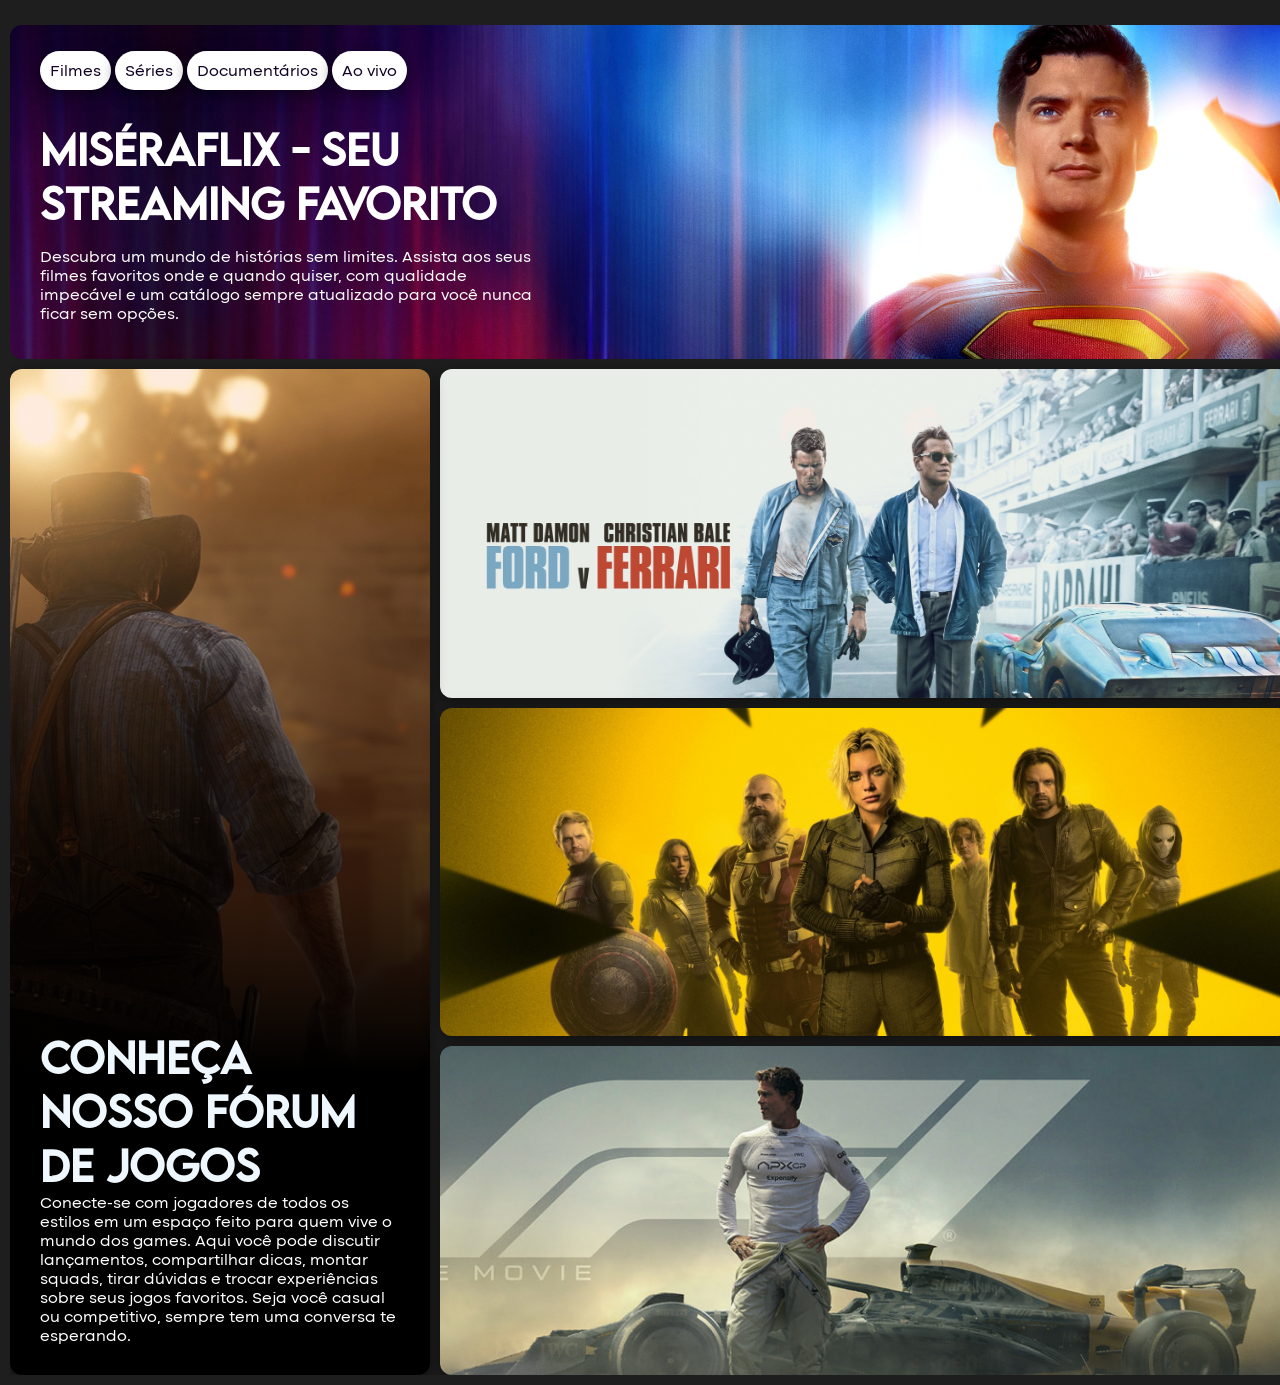
<file: index.html>
<!DOCTYPE html>
<html lang="pt-br">
<head>
    <meta charset="UTF-8">
    <meta name="viewport" content="width=device-width, initial-scale=1.0">
    <title>Miseraflix 2.0</title>
    <link rel="stylesheet" href="estiloindex.css">
</head>
<body>
   
     </div>
    
    
         
    </div>

    <!---Seção 2---->
        <div class="container">

        <div class="banner">
            <div class="nav">
        <ul>
            <li>
                <a href="filmes.html">Filmes</a>
                <a href="">Séries</a>
                <a href="">Documentários</a>
                <a href="">Ao vivo</a>
            </li>
        </ul>

        </div>

        <h1 class="cabecalho">Miséraflix - Seu streaming favorito</h1>
        <p class="pcabecalho">Descubra um mundo de histórias sem limites. Assista aos seus filmes favoritos onde e quando quiser, com qualidade impecável e um catálogo sempre atualizado para você nunca ficar sem opções.</p>
        </div>
    
        <a href="Ford-vs-Ferrari.html" class="linkfilme"><div class="cima"></div></a>

        <div class="lado">
            <h2 class="titulofilme">Conheça nosso fórum de jogos</h2>
            <p class="plateral">Conecte-se com jogadores de todos os estilos em um espaço feito para quem vive o mundo dos games. Aqui você pode discutir lançamentos, compartilhar dicas, montar squads, tirar dúvidas e trocar experiências sobre seus jogos favoritos. Seja você casual ou competitivo, sempre tem uma conversa te esperando.</p>
        </div>

        <div class="meio"></div>

        <div class="baixo"></div>
      
    </div>

</body>
</html>
</file>
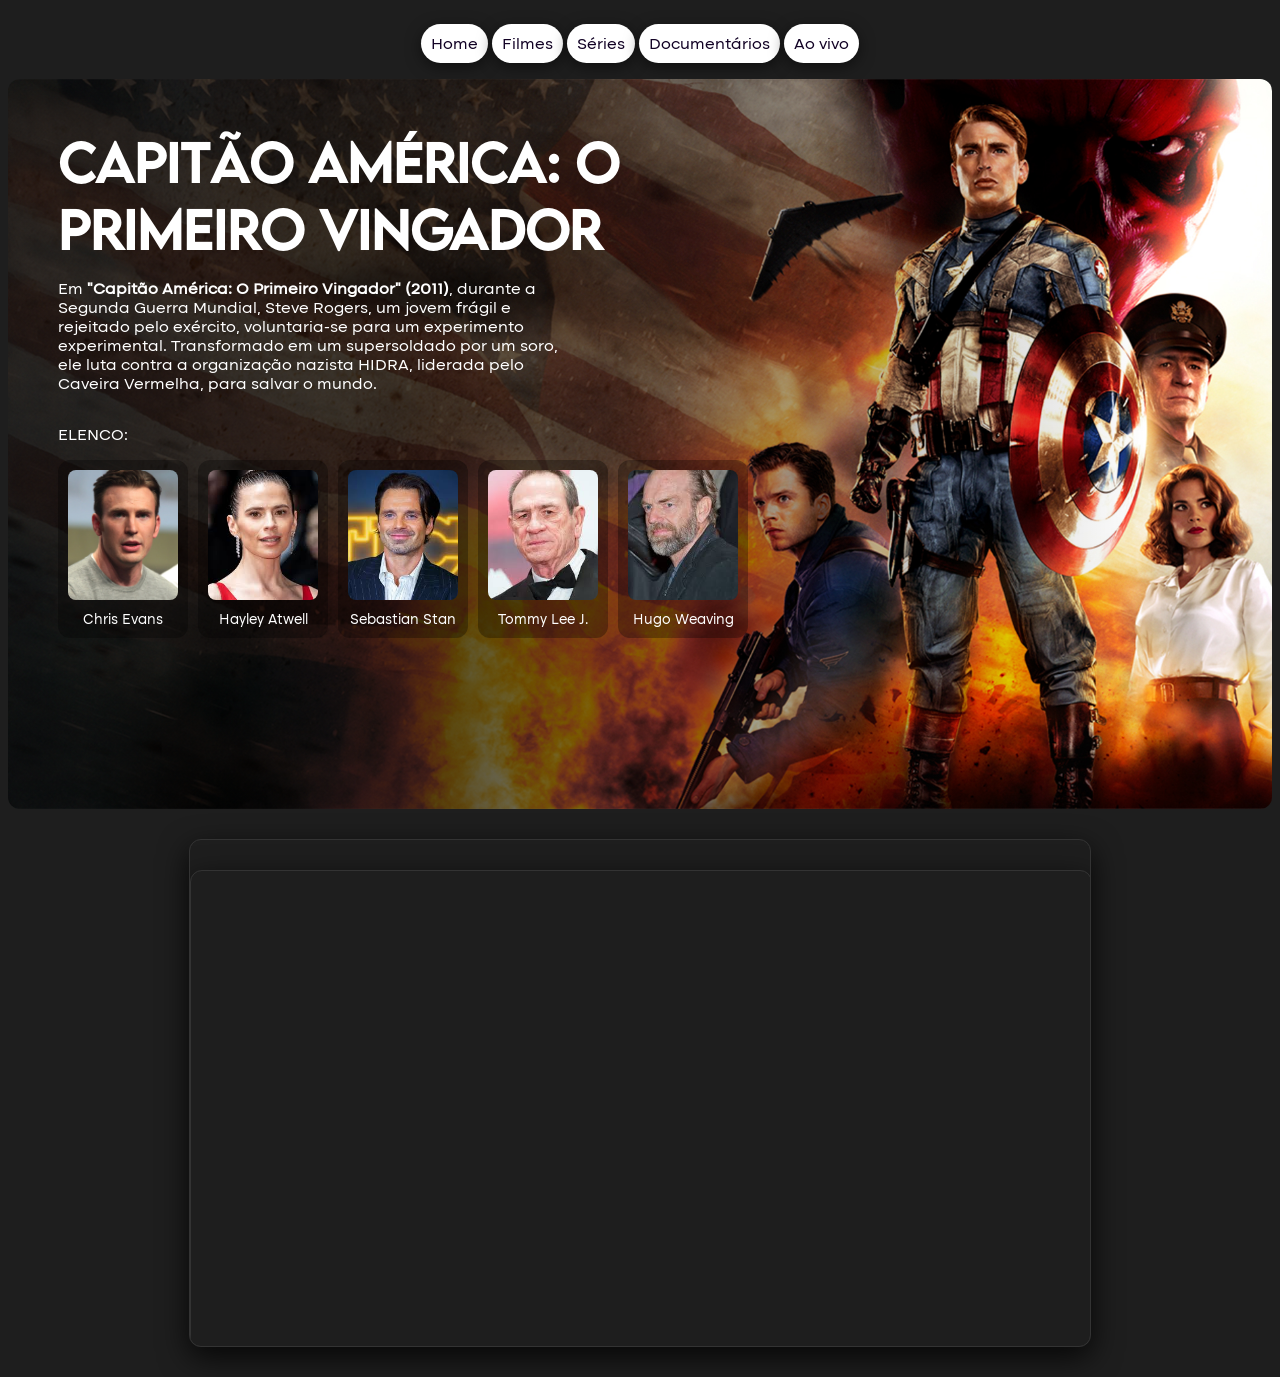
<file: cap1.html>
<!DOCTYPE html>
<html lang="en">
<head>
    <meta charset="UTF-8">
    <meta name="viewport" content="width=device-width, initial-scale=1.0">
    <title>Capitão América: O primeiro Vingador</title>

    <style>

        html{
        background-color: rgba(0, 0, 0, 0.884);
        }

        @font-face {
        font-family: "Lemonmilk";
        src: url(fonts/LEMONMILK-Regular.otf);
        }

        @font-face {
            font-family: "Altona";
            src: url(fonts/Altone\ Trial-Regular.ttf);
        }


    .banner{
        grid-area: banner;
        background-image: linear-gradient(to right, rgba(0, 0, 0, 0.7) 30%, transparent 90%),
         url(img/bannercap.jpg);
        background-size: cover;
        background-repeat: no-repeat;
        padding: 50px ;
        margin: 0 auto;
        display: grid;
        border-radius: 12px;
        display: flex;
        flex-direction: column;
        justify-content: flex-start;
        height: 70vh;
        
    }

        .nav{
        display: flex;
        justify-content: center; /* Centraliza horizontalmente */
        align-items: center;     /* Centraliza verticalmente */
        padding: 10px;
    }

    

    ul{
        padding: 0;
        

    }

    a{
        padding: 10px;
        text-decoration: none;
        font-family: altona;
        color: #120225;
        background-color: white;
        border-radius: 20px;  
        box-shadow: 0 4px 15px rgba(0, 0, 0, 0.5); /* Sombra suave */
        transition: transform 0.3s ease, box-shadow 0.3s ease; /* Efeito suave ao passar o mouse */
       
        
    }

    li{
        list-style-type: none; 
        
        
}

    h1{
        font-family: lemonmilk;
        color: white;
        margin: 0;
        width: 600px;
        font-size: 50px;
    }

    p{
        font-family: altona;
        color: white;
        width: 500px;
        margin: 10;
    }

    .elenco{
        display: grid;
        grid-template-columns: 1fr 1fr 1fr 1fr 1fr;
        width: 600px;
        gap: 10px;
    }

    .item{
         display: flex;
        flex-direction: column;
        align-items: center;
        width: 110px; 
        border-radius: 12px;    
        padding: 10px;         
        background: rgba(0, 0, 0, 0.3); 
    }

    .item img {
        width: 100%;            
        height: 130px;
        
        border-radius: 8px;
        margin-bottom: 10px;     /* Espaço para a legenda */
        object-fit: cover;
    }

    .item span {
    color: white;
    font-family: 'Altona', sans-serif;
    font-size: 0.9rem;     
    text-align: center;
    
    }

    .filme{
    width: 100%;
    max-width: 900px; /* Largura máxima do player */
    margin: 30px auto; /* Centraliza na página */
    aspect-ratio: 16 / 9; /* Mantém o formato de cinema */
    border-radius: 12px;
    overflow: hidden;
    box-shadow: 0 10px 30px rgba(0,0,0,0.8);
    border: 1px solid #333;
    }

    iframe{
    width: 100%;
    max-width: 900px; 
    margin: 30px auto; 
    aspect-ratio: 16 / 9; 
    border-radius: 12px;
    overflow: hidden;
    box-shadow: 0 10px 30px rgba(0,0,0,0.8);
    border: 1px solid #333;
    }





    </style>
</head>

<body>
    <div class="nav">
        <ul>
            <li>
                <a href="index.html">Home</a>
                <a href="filmes.html">Filmes</a>
                <a href="">Séries</a>
                <a href="">Documentários</a>
                <a href="">Ao vivo</a>
            </li>
        </ul>

        </div>

    <div class="banner">

        <h1 class="cabecalho">Capitão América: O primeiro Vingador</h1>
        <p class="pcabecalho">Em <strong>"Capitão América: O Primeiro Vingador" (2011)</strong>, durante a Segunda Guerra Mundial, Steve Rogers, um jovem frágil e rejeitado pelo exército, voluntaria-se para um experimento experimental. Transformado em um supersoldado por um soro, ele luta contra a organização nazista HIDRA, liderada pelo Caveira Vermelha, para salvar o mundo.</p>

        <p class="pcabecalho">ELENCO:</p>

        <div class="elenco">
            <div class="item ator1">
                <img src="img/Chris_Evans_SDCC_2014.jpg" alt="">
                <span>Chris Evans</span>
            </div>
            <div class="item ator2">
                <img src="img/hayley atwell.jpg" alt="">
                <span>Hayley Atwell</span>

            </div>
            <div class="item ator3">
                <img src="img/sebastian stan.jpg" alt="">
                <span>Sebastian Stan</span>

            </div>
            <div class="item ator4">
                <img src="img/tommy lee jones.jpg" alt="">
                <span>Tommy Lee J.</span>
            </div>
            <div class="item ator5">
                <img src="img/Hugo Weaving.jpg" alt="">
                <span>Hugo Weaving</span>
            </div>
        </div>
        </div>

        <div class="filme">
            <iframe src="https://drive.google.com/file/d/1uujmggpyOIt5OwvVmwZlRGG6fL6tmoK5/preview" width="640" height="480"
            
            allow="autoplay; fullscreen" 
            allowfullscreen="true">
            
            ></iframe>
        </div>
</body>
</html>
</file>
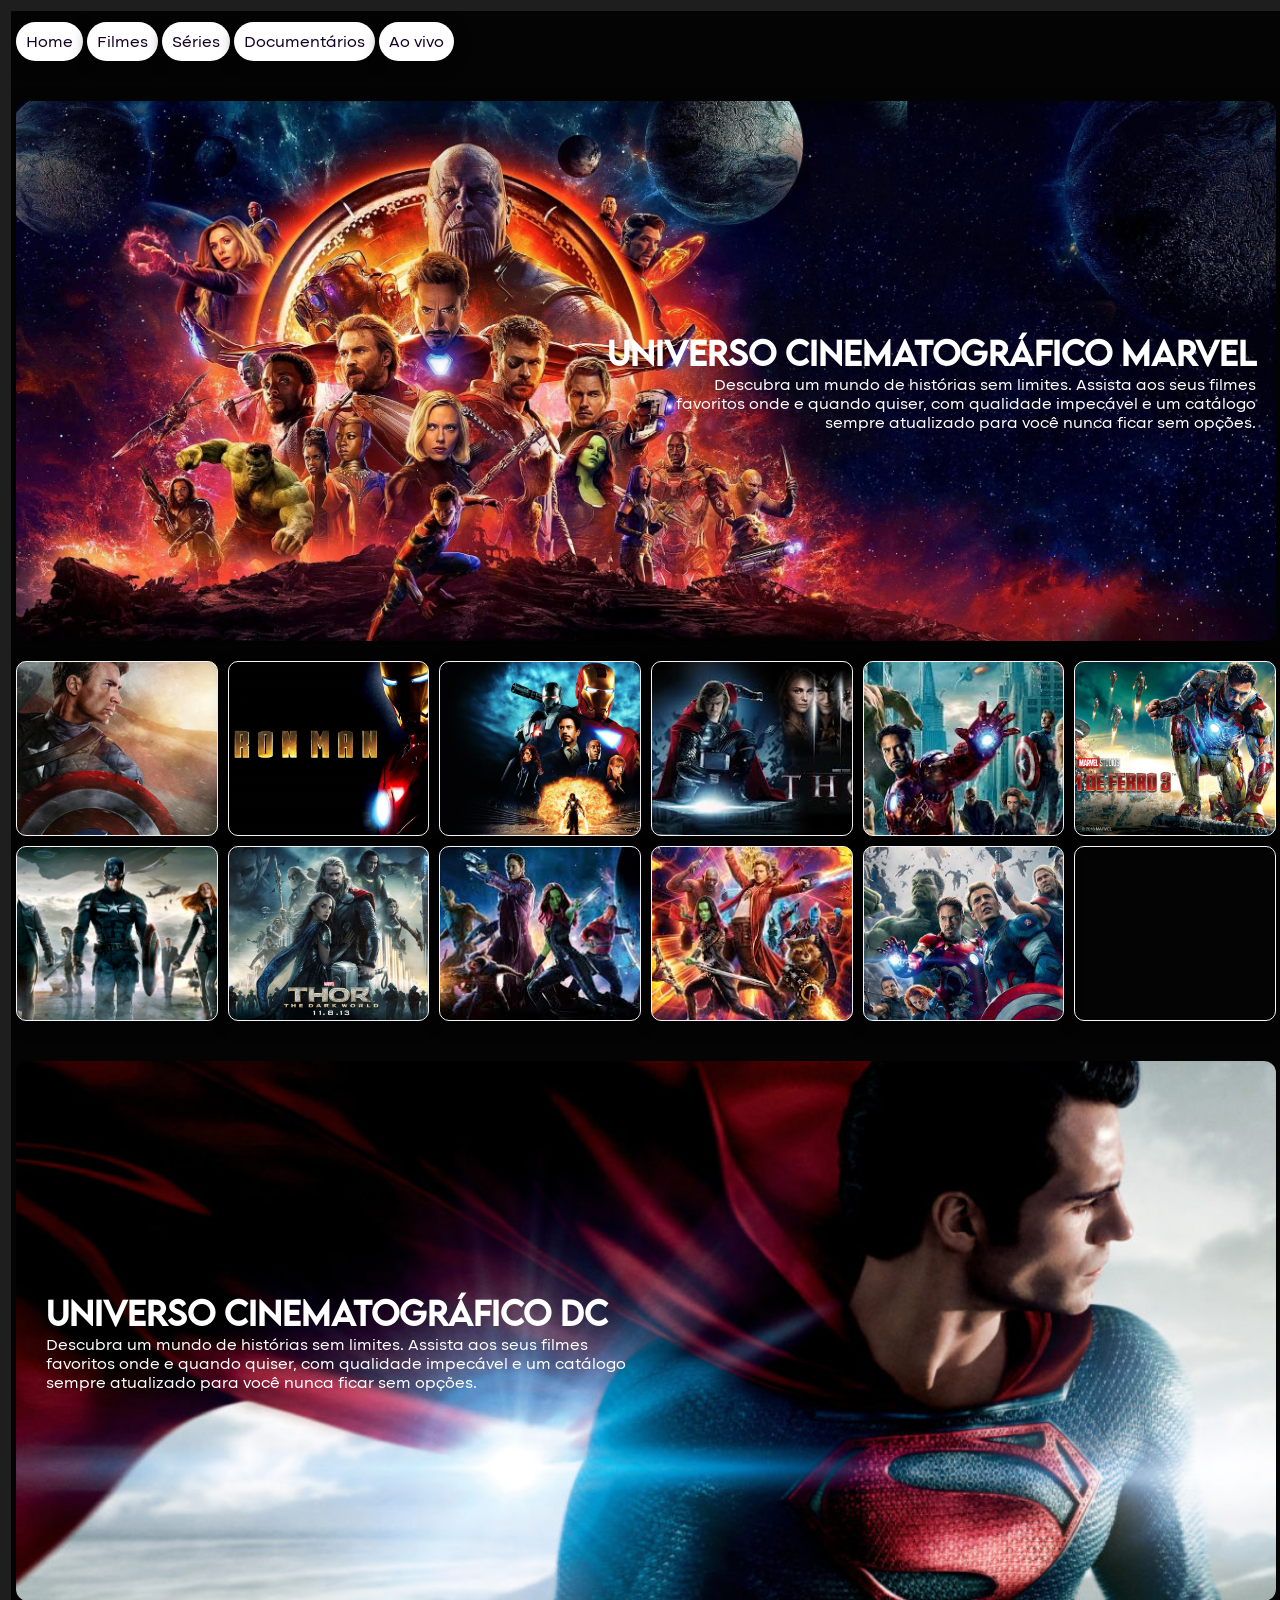
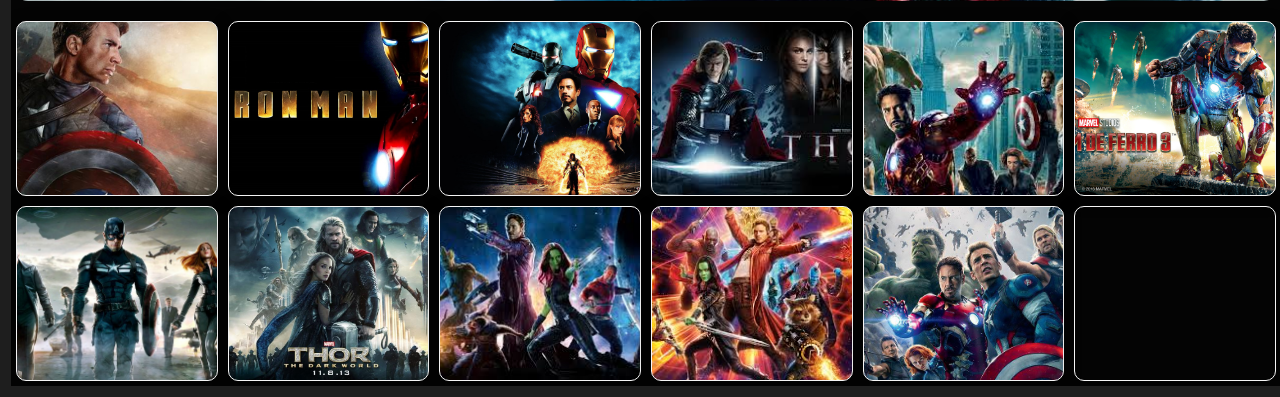
<file: filmes.html>
<!DOCTYPE html>
<html lang="pt-BR">
<head>
    <meta charset="UTF-8">
    <meta name="viewport" content="width=device-width, initial-scale=1.0">
    <title>Miséraflix - Filmes</title>




    <style>

    * {
        box-sizing: border-box; 
        max-width: 100%;       
    }

    
    @font-face {
        font-family: "Lemonmilk";
        src: url(fonts/LEMONMILK-Regular.otf);
    }

    @font-face {
        font-family: "Altona";
        src: url(fonts/Altone\ Trial-Regular.ttf);
    }

    


    html, body{
        background-color: rgba(0, 0, 0, 0.884);
        margin: 3px !important;
        padding: 5px!important;
        overflow-x: hidden;   
        width: 100vw;
       
    }

    
    .nav{
        margin: 0 auto;

    }

    ul{
        padding: 0;
        margin-bottom: 50px;
        

    }

    a{
        padding: 10px;
        text-decoration: none;
        font-family: altona;
        color: #120225;
        background-color: white;
        border-radius: 20px;  
        box-shadow: 0 4px 15px rgba(0, 0, 0, 0.5); /* Sombra suave */
        transition: transform 0.3s ease, box-shadow 0.3s ease; /* Efeito suave ao passar o mouse */
    }

    li{
        list-style-type: none; 
    }

    h1{
        font-family: lemonmilk;
        color: white;
        margin-bottom: 0;
        padding: 0;
    }

    p, .p2 {
    font-family: altona;
    color: white;
    width: 100%;
    max-width: 600px;
    margin: 0;
    display: block; 
    }

    p{
        font-family: altona;
        color: white;
        margin-top: 0;
        padding: 0;
        text-align: right;
        display: flex;
    }

    .p2{
        font-family: altona;
        color: white;
        margin-top: 0;
        padding: 0;
        text-align: left;
        display: flex;
    }

    h2{
        margin-top: 20px;
    }

    .item{
        box-shadow: 0 4px 15px rgba(0, 0, 0, 0.5);
        transition: transform 0.3s ease, box-shadow 0.3s ease; 
        border-radius: 10px;
        border: 1px solid whitesmoke;
    }

    .item:hover{
        transform: translateY(-10px); 
        box-shadow: 0 10px 25px rgba(0, 0, 0, 0.5); 
        cursor: pointer;
    }

    .grade{
        height: 40vh;
        gap: 10px;
        display: grid;
        grid-template-columns: 1fr 1fr 1fr 1fr 1fr 1fr;
        grid-template-rows: 6fr 6fr;
        margin: 0 auto;
    }

    .banner{
    box-shadow: 0 4px 15px rgba(0, 0, 0, 0.5);
    grid-area: banner;
    background-image: url(img/bannermarvel.jpg);
    background-size: cover;
    background-repeat: no-repeat;
    padding: 20px 20px 20px 30px;
    margin: 0 auto;
    display: flex;
    flex-direction: column;
    align-items: end;
    justify-content: center;
    border-radius: 12px;
    height: 60vh;
    margin-bottom: 20px;
    background-position: 50% 50%;
    
    
}



.banner2{
    grid-area: banner;
    background-image: url(img/superaura.jpg);
    background-size: cover;
    background-repeat: no-repeat;
    padding: 20px 20px 20px 30px;
    margin: 0 auto;
    display: flex;
    flex-direction: column;
    align-items: start;
    justify-content: center;
    border-radius: 12px;
    height: 60vh;
    margin-top: 40px;
    margin-bottom: 20px;
    background-position: 50% 50%;
    
}


            /* CARDS DOS FILMES*/
    .cap3{
        background-image: url(https://static0.moviewebimages.com/wordpress/wp-content/uploads/article/1TVqC7l9E84aHyhXScJCP48C9RQrFu.jpg);
        background-size: cover;
        background-position: 50% 50%;
    }

    .cap1{
        background-image: url(img/Capitao.jpg);
        background-size: cover;
        background-position: 20% 10%;
    }

    .iron1{
        background-image: url(img/iron-man-capa-min.jpg);
        background-size: cover;
        background-position: 20% 10%;
    }

    .iron2{
        background-image: url(img/ironman2.jpg);
        background-size: cover;
        background-position: 20% 10%;
    }

    .thor1{
        background-image: url(img/thor.jpg);
        background-size: cover;
    }

    .ving{
        background-image: url(img/vingadores1.jpg);
        background-size: cover;
        background-position: 50% 50%;
    }

    .iron3{
        background-image: url(img/iron3.jpg);
        background-size: cover;
        background-position: 50% 50%;
    }

    .cap2{
        background-image: url(img/capitao_america_2_banner1.jpg);
        background-size: cover;
        background-position: 50% 50%;
    }

    .thor2{
        background-image: url(img/thor2.jpg);
        background-size: cover;
        background-position: 50% 50%;
    }

    .guard1{
        background-image: url(img/guard1.jpg);
        background-size: cover;
        background-position: 50% 50%;
    }

    .guard2{
        background-image: url(img/guard2.jpg);
        background-size: cover;
        background-position: 50% 50%;
    }

    .ultron{
        background-image: url(img/vingadores2_39.jpg);
        background-size: cover;
        background-position: 50% 50%;
    }


    .linkfilme{
        display: contents; 
        /* Isso faz o link "ignorar" a própria caixa 
        e focar na div de dentro */
        text-decoration: none;
        color: inherit;
    }

    @media(min-width: 1900px){
        a , p{
            font-size: 1.8rem;

        }

        h1{
            font-size: 3rem;
        }
    }

    @media (max-width: 786px) {

    
    /* 1. Ajuste do fundo e espaçamento geral */
    html, body {
        padding: 30px;
        margin: 30px;
    }

    /* 2. Menu em coluna para não quebrar */
    .nav ul li {
        display: flex;
        flex-direction: column;
        gap: 15px;
        align-items: center;
    }

    .nav a {
        width: 100%;
        text-align: center;
    }

    /* 3. Ajuste dos Banners */
    .banner{
        height: auto;
        min-height: 40vh;
        padding: 30px 20px;
        align-items: center; 
        min-height: 40vh;
        text-align: center;
        justify-content: end;
        background-position: 27% 50%;
        background-image: url(img/bannermarvel.jpg);
        margin: 10px 0;
         width: 100% !important;
        margin: 10px 0 !important;
        padding: 20px !important;
        left: 0;
        right: 0;
    }

    .banner2{
        height: auto;
        min-height: 40vh;
        padding: 30px 20px;
        align-items: center; 
        min-height: 40vh;
        text-align: center;
        justify-content: end;
        background-position: 99% 50%;
        background-image: url(img/superaura.jpg);
        margin: 10px 0;
         width: 100% !important;
        margin: 10px 0 !important;
        padding: 20px !important;
        left: 0;
        right: 0;
    }

    h1 { font-size: 1.5rem; }

    /* 4. O ajuste do Parágrafo (O MAIS IMPORTANTE) */
    p, .p2 {
        width: 100%; /* Tira os 600px fixos que quebram o layout */
        text-align: center;
        font-size: 0.9rem;
    }

    /* 5. A Grade de Filmes (O segredo do grid) */
    .grade {
        width: 100%;
        height: auto; 
        grid-template-columns: 1fr 1fr; 
        grid-template-rows: repeat(6, 180px); 
        gap: 10px;
    }
}


    


    





    </style>
</head>
<body>
      <div class="nav">
        <ul>
            <li>
                <a href="index.html">Home</a>
                <a href="filmes.html">Filmes</a>
                <a href="">Séries</a>
                <a href="">Documentários</a>
                <a href="">Ao vivo</a>
            </li>
        </ul>

        </div>

        <div class="banner">
        <h1>Universo Cinematográfico Marvel</h1>
        <p>Descubra um mundo de histórias sem limites. Assista aos seus filmes favoritos onde e quando quiser, com qualidade impecável e um catálogo sempre atualizado para você nunca ficar sem opções.</p>
        </div>
   

    <div class="conteudo">
      
     <div class="grade">
        <a href="cap1.html" class="linkfilme"> <div class="item cap1" ></div></a>
        <div class="item iron1"></div>
        <div class="item iron2"></div>
        <div class="item thor1"></div>
        <div class="item ving"></div>
        <div class="item iron3"></div>
        <div class="item cap2"></div>
        <div class="item thor2"></div>
        <div class="item guard1"></div>
        <div class="item guard2"></div>
        <div class="item ultron"></div>
        <div class="item cap3"></div>
     </div>



     <div class="banner2">
        <h1>Universo Cinematográfico DC</h1>
        <p class="p2">Descubra um mundo de histórias sem limites. Assista aos seus filmes favoritos onde e quando quiser, com qualidade impecável e um catálogo sempre atualizado para você nunca ficar sem opções.</p>
        </div>


    
     <div class="grade">
        <div class="item cap1"></div>
        <div class="item iron1"></div>
        <div class="item iron2"></div>
        <div class="item thor1"></div>
        <div class="item ving"></div>
        <div class="item iron3"></div>
        <div class="item cap2"></div>
        <div class="item thor2"></div>
        <div class="item guard1"></div>
        <div class="item guard2"></div>
        <div class="item ultron"></div>
        <div class="item cap3"></div>
     </div>
    
</body>
</html>
</file>
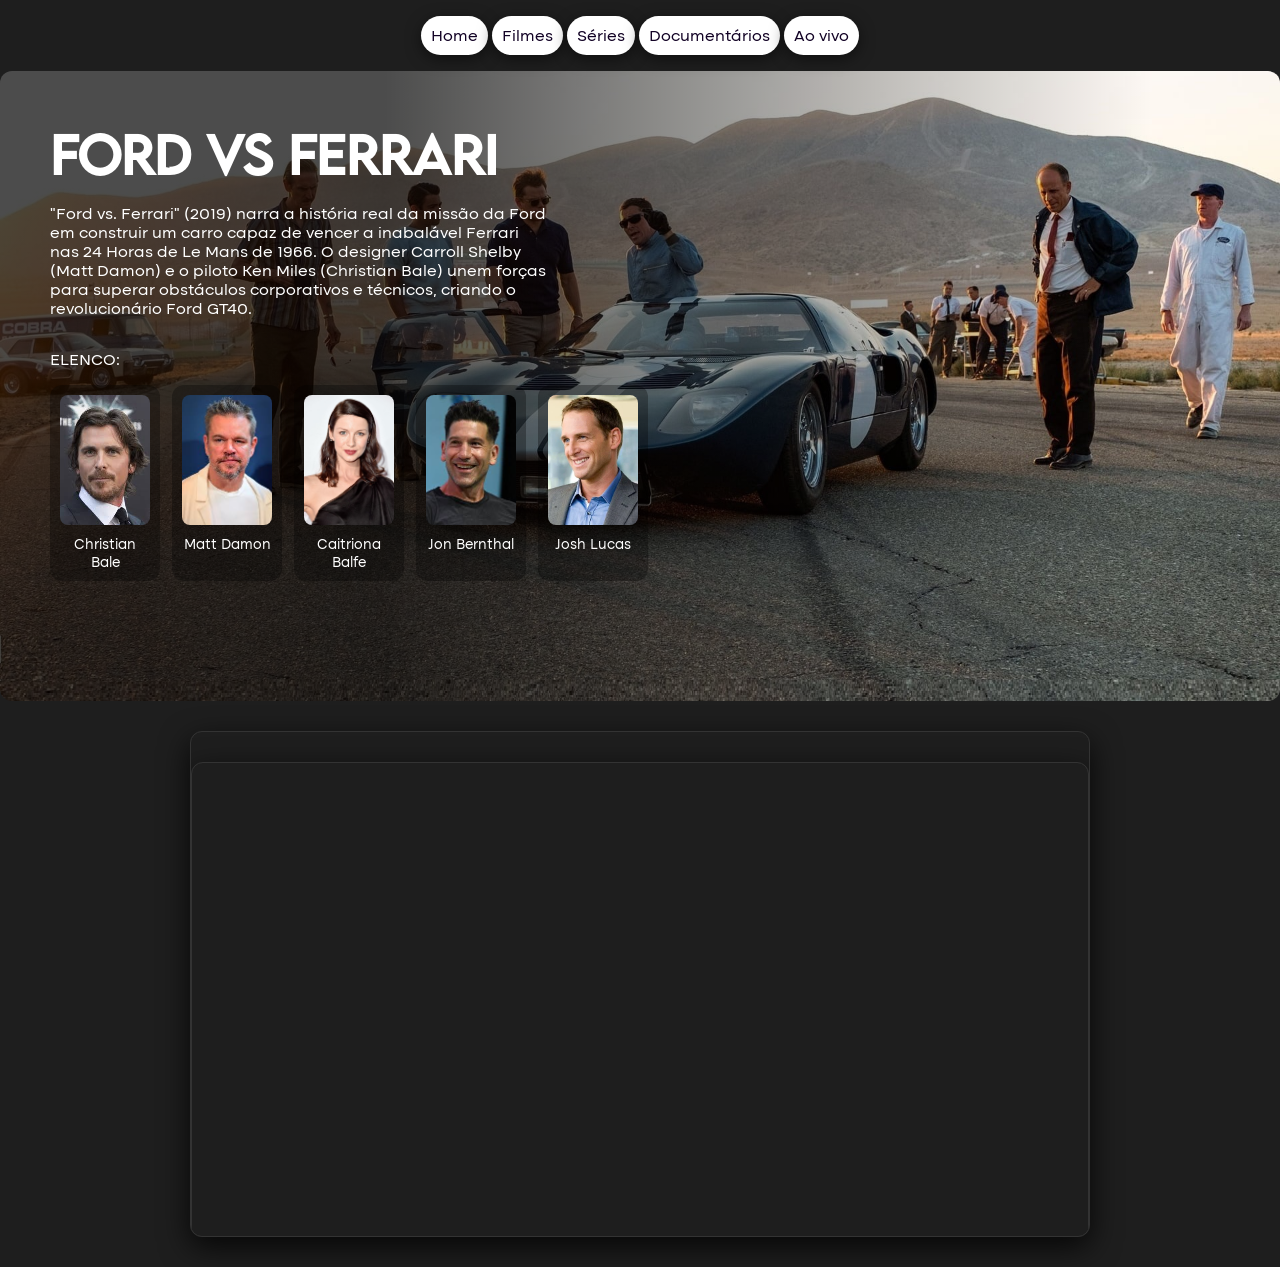
<file: Ford-vs-Ferrari.html>
<!DOCTYPE html>
<html lang="en">
<head>
    <meta charset="UTF-8">
    <meta name="viewport" content="width=device-width, initial-scale=1.0">
    <title>Ford vs Ferrari</title>
<style>


        * {
            box-sizing: border-box;
            max-width: 100%;
        }


        body{
            margin: 0;
            padding: 0;
        }
        html{
        background-color: rgba(0, 0, 0, 0.884);
        }

        @font-face {
        font-family: "Lemonmilk";
        src: url(fonts/LEMONMILK-Regular.otf);
        }

        @font-face {
            font-family: "Altona";
            src: url(fonts/Altone\ Trial-Regular.ttf);
        }

        
        


    .banner{
        grid-area: banner;
        background-image: linear-gradient(to right, rgba(0, 0, 0, 0.7) 30%, transparent 90%),
         url(img/ford2.jpg);
        background-size: cover;
        background-repeat: no-repeat;
        padding: 50px ;
        margin: 0 auto;
        display: grid;
        border-radius: 12px;
        display: flex;
        flex-direction: column;
        justify-content: flex-start;
        height: 70vh;
        min-height: 12px;
        
    }

        .nav{
        display: flex;
        justify-content: center; /* Centraliza horizontalmente */
        align-items: center;     /* Centraliza verticalmente */
        padding: 10px;
    }

    

    ul{
        padding: 0;
        

    }

    a{
        padding: 10px;
        text-decoration: none;
        font-family: altona;
        color: #120225;
        background-color: white;
        border-radius: 20px;  
        box-shadow: 0 4px 15px rgba(0, 0, 0, 0.5); /* Sombra suave */
        transition: transform 0.3s ease, box-shadow 0.3s ease; /* Efeito suave ao passar o mouse */
       
        
    }

    li{
        list-style-type: none; 
        
        
}

    h1{
        font-family: lemonmilk;
        color: white;
        margin: 0;
        max-width: 600px;
        font-size: 50px;
    }

    p{
        font-family: altona;
        color: white;
        max-width: 500px;
        margin: 10;
    }

    .elenco{
        display: grid;
        grid-template-columns: 1fr 1fr 1fr 1fr 1fr;
        width: 600px;
        gap: 10px;
    }

    .item{
         display: flex;
        flex-direction: column;
        align-items: center;
        width: 110px; 
        border-radius: 12px;    
        padding: 10px;         
        background: rgba(0, 0, 0, 0.3); 
    }

    .item img {
        width: 100%;            
        height: 130px;
        
        border-radius: 8px;
        margin-bottom: 10px;     /* Espaço para a legenda */
        object-fit: cover;
    }

    .item span {
    color: white;
    font-family: 'Altona', sans-serif;
    font-size: 0.9rem;     
    text-align: center;
    
    }

    .filme{
        width: 95%;
        max-width: 900px;
        margin: 30px auto; 
        aspect-ratio: 16 / 9; 
        border-radius: 12px;
        overflow: hidden;
        box-shadow: 0 10px 30px rgba(0,0,0,0.8);
        border: 1px solid #333;
    }

    iframe{
        width: 100%;
    max-width: 900px; 
    margin: 30px auto; 
    aspect-ratio: 16 / 9; 
    border-radius: 12px;
    overflow: hidden;
    box-shadow: 0 10px 30px rgba(0,0,0,0.8);
    border: 1px solid #333;
    }




    @media (max-width: 786px){
     html, body {
        overflow-x: hidden;
        width: 100%;
        position: relative;
    }

    .nav ul {
        display: flex;
        flex-direction: column; /* Links um embaixo do outro */
        gap: 10px;
        align-items: center;
    }

    .banner {
        width: 100% !important;
        border-radius: 0; /* Tirar o raio no celular ajuda a não vazar */
        display: flex;
        flex-direction: column;
        justify-content: center;
        background-image: linear-gradient(to right, rgba(0, 0, 0, 0.3) 30%, transparent 80%),
         url(img/ford2.jpg);
         background-position: 30% ;
         height: 60vh;
        
    }

    .banner h1 {
        font-size: 2rem;
        width: 100%;
        max-width: 100%;
    }

    p, .pcabecalho {
        width: 100% !important; /* Força o parágrafo a caber na tela */
        font-size: 1rem;
        text-align: left;
    }

    .elenco {
        width: 50% !important;
        display: grid;
        grid-template-columns: 1fr 1fr; 
        
        
    }

    .item {
        width: 140px; /* Aumenta um pouco o card do ator para o toque */
    }

    .filme {
        width: 90%;
        height: auto;
    }

    }


    @media(min-width: 1900px){
        h1{
            font-size: 5rem;
        }

        p{
            font-size: 1.2rem;
            width: 900px;
        }


        .nav ul{
            font-size: 2rem;
        }

        
        .item{
         display: flex;
        flex-direction: column;
        align-items: center;
        width: 150px; 
        height: auto;
        border-radius: 12px;    
        padding: 10px;         
        background: rgba(0, 0, 0, 0.3); 
        }
            
        
    }

 




    </style>
</head>

<body>
    <div class="nav">
        <ul>
            <li>
                <a href="index.html">Home</a>
                <a href="filmes.html">Filmes</a>
                <a href="">Séries</a>
                <a href="">Documentários</a>
                <a href="">Ao vivo</a>
            </li>
        </ul>

        </div>

    <div class="banner">

        <h1 class="cabecalho">Ford vs Ferrari</h1>
        <p class="pcabecalho">"Ford vs. Ferrari" (2019) narra a história real da missão da Ford em construir um carro capaz de vencer a inabalável Ferrari nas 24 Horas de Le Mans de 1966. O designer Carroll Shelby (Matt Damon) e o piloto Ken Miles (Christian Bale) unem forças para superar obstáculos corporativos e técnicos, criando o revolucionário Ford GT40.</p>

        <p class="pcabecalho">ELENCO:</p>

        <div class="elenco">
            <div class="item ator1">
                <img src="img/bale.jpg" alt="">
                <span>Christian Bale</span>
            </div>
            <div class="item ator2">
                <img src="img/mattdamon.jpg" alt="">
                <span>Matt Damon</span>

            </div>
            <div class="item ator3">
                <img src="img/Caitriona Balfe.jpeg" alt="">
                <span>Caitriona Balfe</span>

            </div>
            <div class="item ator4">
                <img src="img/Jon Bernthal.jpg" alt="">
                <span>Jon Bernthal</span>
            </div>
            <div class="item ator5">
                <img src="img/Josh Lucas.jpg" alt="">
                <span>Josh Lucas</span>
            </div>
        </div>
        </div>

        <div class="filme">
                <iframe src="https://drive.google.com/file/d/1qy7VL5Qk5cWwty2yUejcX4G2FGIMmqAr/preview" width="640" height="480"
                 allow="autoplay; fullscreen" 
                allowfullscreen="true">
                
                
                ></iframe>
            
            ></iframe>
        </div>
</body>
</html>
</file>
<file: estiloindex.css>
* {
    box-sizing: border-box;
    max-width: 100%;
}

html, body {
    overflow-x: hidden; /* Proíbe a rolagem para os lados */
    width: 100%;
    margin: 0;
    padding: 0;
}





@font-face {
    font-family: "Lemonmilk";
    src: url(fonts/LEMONMILK-Regular.otf);
}

@font-face {
    font-family: "Altona";
    src: url(fonts/Altone\ Trial-Regular.ttf);
}







html{
    background-color: rgba(0, 0, 0, 0.884);
}

body{
    margin: 10px;
}

/* CABEÇALHO*/


  

.nav{
    margin: 0;
}

ul{
    padding: 0

}

a{
    padding: 10px;
    text-decoration: none;
    font-family: altona;
    color: #120225;
    background-color: white;
    border-radius: 20px;  
    box-shadow: 0 4px 15px rgba(0, 0, 0, 0.5); /* Sombra suave */
    transition: transform 0.3s ease, box-shadow 0.3s ease; /* Efeito suave ao passar o mouse */
}

li{
    list-style-type: none; 
}

.cabecalho{
    font-family: lemonmilk;
    
    color: white;
    width: 40%;   
    font-size: 2.5rem;
    margin-bottom: 0;
}

.pcabecalho{
    color: white;
    width: 40%;
    font-family: Altona;
}

.plateral{
    color: white;
    margin: 0;
    font-family: Altona;
}





/* Seção 2  */

.container {
    display: grid;
    /* 3 colunas e 3 linhas */
    grid-template-columns: 1fr 1fr 1fr; 
    grid-template-rows: auto 1fr 1fr 1fr; /* Topo fixo, resto flexível */
    
    grid-template-areas: 
        "banner banner banner"
        "lado  cima   cima"  /* 3 na horizontal */
        "lado  meio   meio"  /* Lado começa aqui + Meio (2 colunas) */
        "lado  baixo  baixo"
        ; /* Lado continua aqui + Baixo (2 colunas) */
    
    height: 150vh;
    gap: 10px;
    margin-top: 15px;
}




.banner{
    grid-area: banner;
    background-image: url(img/new-superman-poster-banner-in-a-clean-version-v0-g24uo9ysrr0f1.jpg);
    background-size: cover;
    background-repeat: no-repeat;
    padding: 20px 20px 20px 30px;
    margin: 0 auto;
    display: grid;
    border-radius: 12px;
}

.cima{
    grid-area: cima;
    border: 1px solid black;
    border-radius: 12px; /* Cantos arredondados dão um ar moderno */
    box-shadow: 0 4px 15px rgba(0, 0, 0, 0.5); /* Sombra suave */
    transition: transform 0.3s ease, box-shadow 0.3s ease; /* Efeito suave ao passar o mouse */
    /*background-color: #1a1a1a; /* 'Cor de fundo pros cards caso não tenham imagem */
    border: none; /* Pode tirar aquele border preto agora se quiser */
    background-image: url(img/ford\ vs\ ferrari.jpg);
    background-size:cover;
    background-repeat: no-repeat;
    background-position: 50% 35%;
    position: relative;
    display: flex;
    align-items: end;
    justify-content: center;
    padding: 5px;

}

.titulofilme{
    font-family: lemonmilk;
    color: aliceblue;
    font-size: 2.5rem;
    padding: 0;
    margin: 0;
}


.cima:hover, .meio:hover, .lado:hover, .baixo:hover {
    transform: translateY(-5px); /* O card sobe um pouquinho */
    box-shadow: 0 10px 25px rgba(0, 0, 0, 0.5); /* A sombra aumenta e escurece */
    cursor: pointer;
}

.meio{
    grid-area: meio;
    border-radius: 12px; /* Cantos arredondados dão um ar moderno */
    box-shadow: 0 4px 15px rgba(0, 0, 0, 0.5); /* Sombra suave */
    transition: transform 0.3s ease, box-shadow 0.3s ease; /* Efeito suave ao passar o mouse */
    /*background-color: #1a1a1a; /* Cor de fundo pros cards caso não tenham imagem */
    border: none; /* Pode tirar aquele border preto agora se quiser */
     background-image: url(img/thunderbolts-8k-1920x1080-22287.jpg);
    background-size:cover;
    background-repeat: no-repeat;
    background-position: 50% 25%;
    position: relative;
    display: flex;
    align-items: end;
    justify-content: center;
    padding: 1px;

}

.lado{
    grid-area: lado;
    border-radius: 12px; /* Cantos arredondados dão um ar moderno */
    box-shadow: 0 4px 15px rgba(0, 0, 0, 0.5); /* Sombra suave */
    transition: transform 0.3s ease, box-shadow 0.3s ease; /* Efeito suave ao passar o mouse */
    /*background-color: #1a1a1a; /* Cor de fundo pros cards caso não tenham imagem */
    border: none; /* Pode tirar aquele border preto agora se quiser */
    padding: 30px;
      background-image: 
      linear-gradient(to top, rgba(0, 0, 0, 11) 30%, transparent 90%),
      url(img/arthur.jpg);
    background-size:cover;
    background-repeat: no-repeat;
    background-position: 90% 30%;
    position: relative;
    display: flex;
    flex-direction: column;
    justify-content: end;
    
}

.baixo{
    grid-area: baixo;
    border-radius: 12px; /* Cantos arredondados dão um ar moderno */
    box-shadow: 0 4px 15px rgba(0, 0, 0, 0.5); /* Sombra suave */
    transition: transform 0.3s ease, box-shadow 0.3s ease; /* Efeito suave ao passar o mouse */
    /*background-color: #1a1a1a; /* Cor de fundo pros cards caso não tenham imagem */
    border: none; /* Pode tirar aquele border preto agora se quiser */

    background-image: url(img/f1.jpg);
    background-size:cover;
    background-repeat: no-repeat;
    background-position: 50% 20%;
    position: relative;
    display: flex;
    align-items: end;
    justify-content: center;
    padding: 5px;

}

.linkfilme{
    display: contents;
    text-decoration: none;
    color: inherit;
}

/* Quando a tela for menor que 768px (tablets e celulares) */
@media (max-width: 768px) {

    * {
    box-sizing: border-box;
    max-width: 100%;
    }

    html, body {
        overflow-x: hidden; /* Proíbe a rolagem para os lados */
        width: 100%;
        margin: 0;
        padding: 0;
    }
    .container {
        /* Mudamos para apenas 1 coluna */
        grid-template-columns: 1fr; 
        
        /* Definimos a altura de cada bloco no celular */
        grid-template-rows: auto 300px 300px 300px 300px; 
        
        /* Redenhamos o mapa: tudo um embaixo do outro */
        grid-template-areas: 
            "banner"
            "cima"
            "lado"
            "meio"
            "baixo";
        
        height: auto; /* Deixa o site crescer conforme o conteúdo */
        width: 100%;       /* Ocupa a largura total disponível */
        padding: 0 15px;   /* Cria o respiro lateral interno, sem expulsar as células */
        margin: 15px 0;    /* Remove margens laterais externas que causam o "passar pro lado" */
        grid-template-columns: 1fr; /* Força uma coluna só */
    }

    .banner, .cima, .lado, .meio, .baixo {
        width: 100% !important; 
        margin: 0; 
    }

    /* Ajuste nos textos para não ficarem gigantes no celular */

    .cabecalho, .titulofilme {
        font-size: 1.8rem;
        width: 100%; /* Ocupa a largura total da tela pequena */
    }

    .pcabecalho {
        width: 100%;
    }


    .nav ul li {
    display: flex;
    flex-wrap: wrap; /* Isso faz os links pularem para a linha de baixo se não couberem */
    gap: 10px;       /* Espaço entre eles */
    justify-content: center;
}

    .nav a {
    font-size: 0.9rem; /* Diminuir um pouco a fonte no celular ajuda muito */
    padding: 8px 12px;
}

.plateral{
    color: white;
    margin: 0;
    font-family: Altona;
    font-size: 0.9rem;
    display: flex;
    flex-wrap: wrap;
}


.lado{
    background-position: 50% 25%;
}

.banner{
    background-position: 10% 91%;
}


}


@media (min-width: 1600px) {
    .cabecalho {
        font-size: 4rem; /* Título maior para ser lido do sofá */
    }
    .container {
        gap: 30px; /* Aumenta o espaço entre os cards */
    }
}

@media(min-width: 1900px){

    
    .banner{
    grid-area: banner;
    background-image: url(img/new-superman-poster-banner-in-a-clean-version-v0-g24uo9ysrr0f1.jpg);
    width: 100%;
    background-repeat: no-repeat;
    
    margin: 0 auto;
    display: grid;
    border-radius: 12px;
}

h1{
    font-size: 2.8rem;
}

p, a{
    font-size: 2rem;
}


}
</file>
